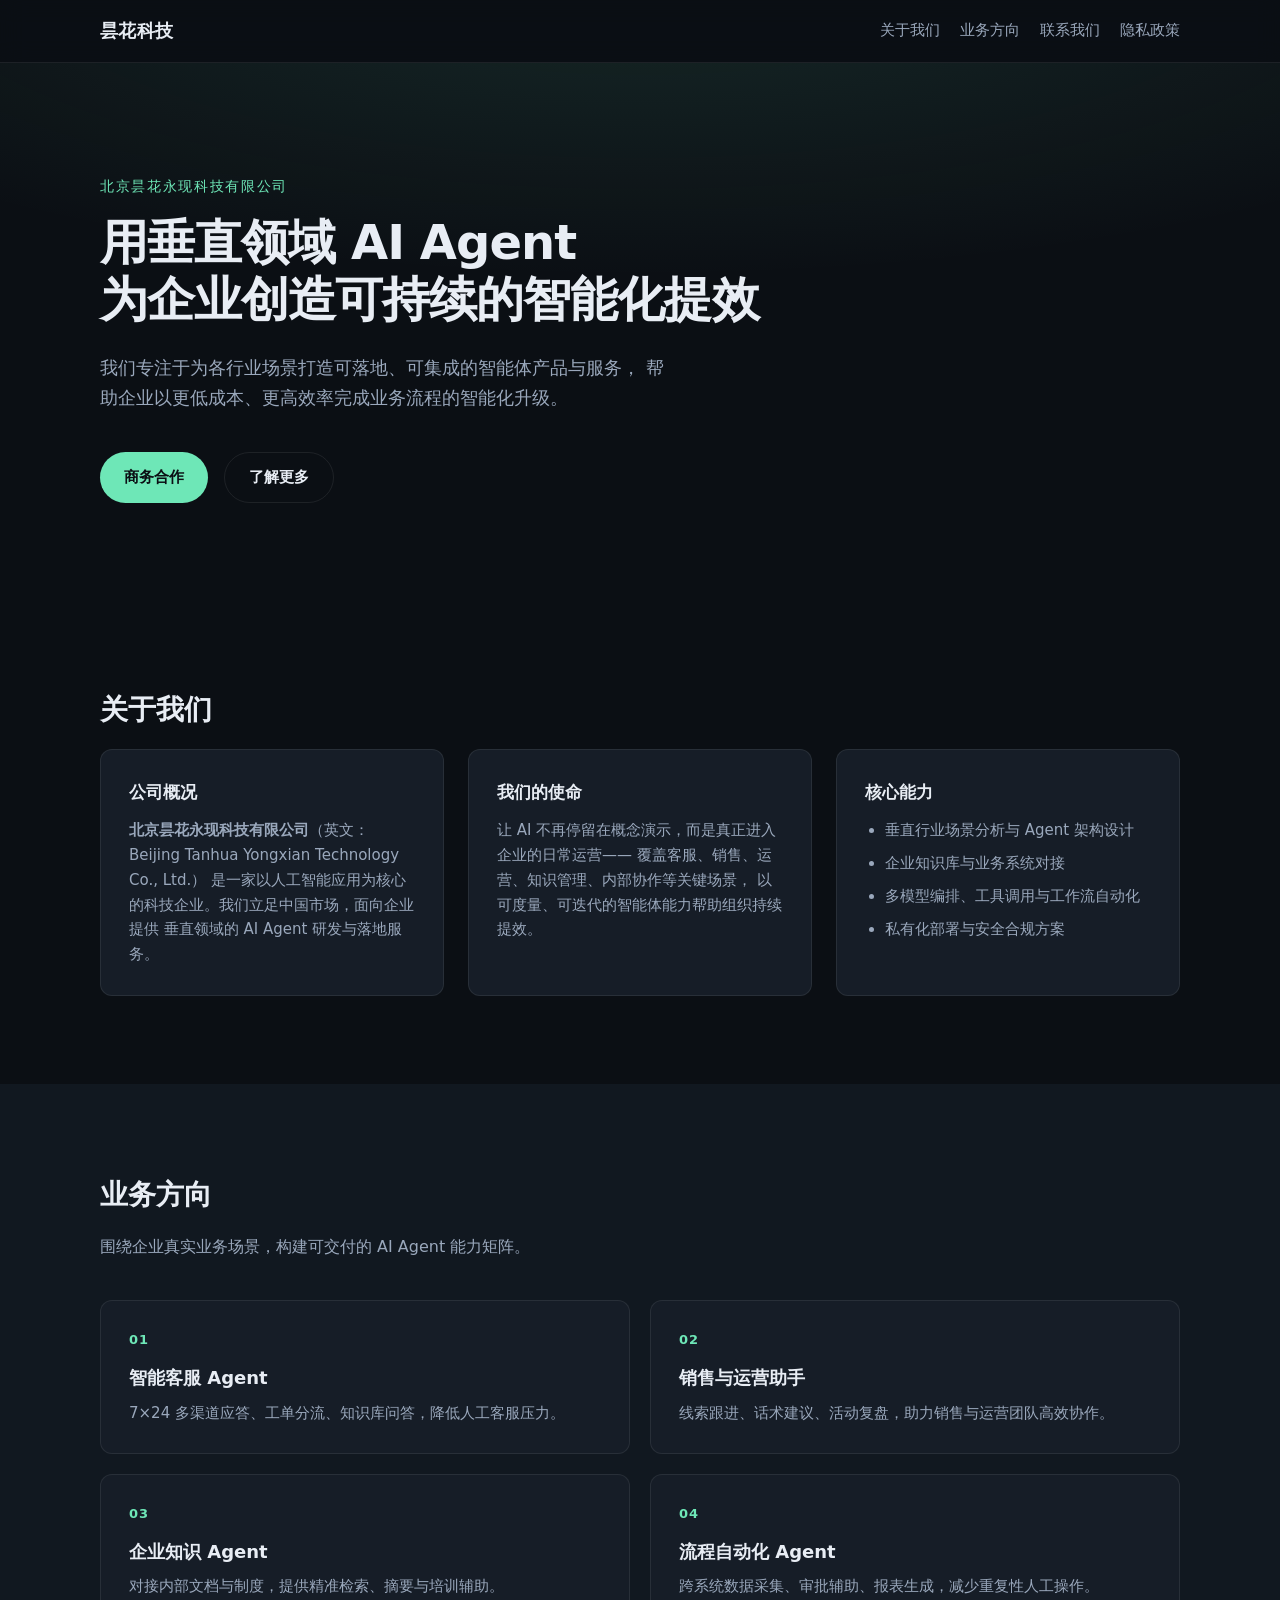
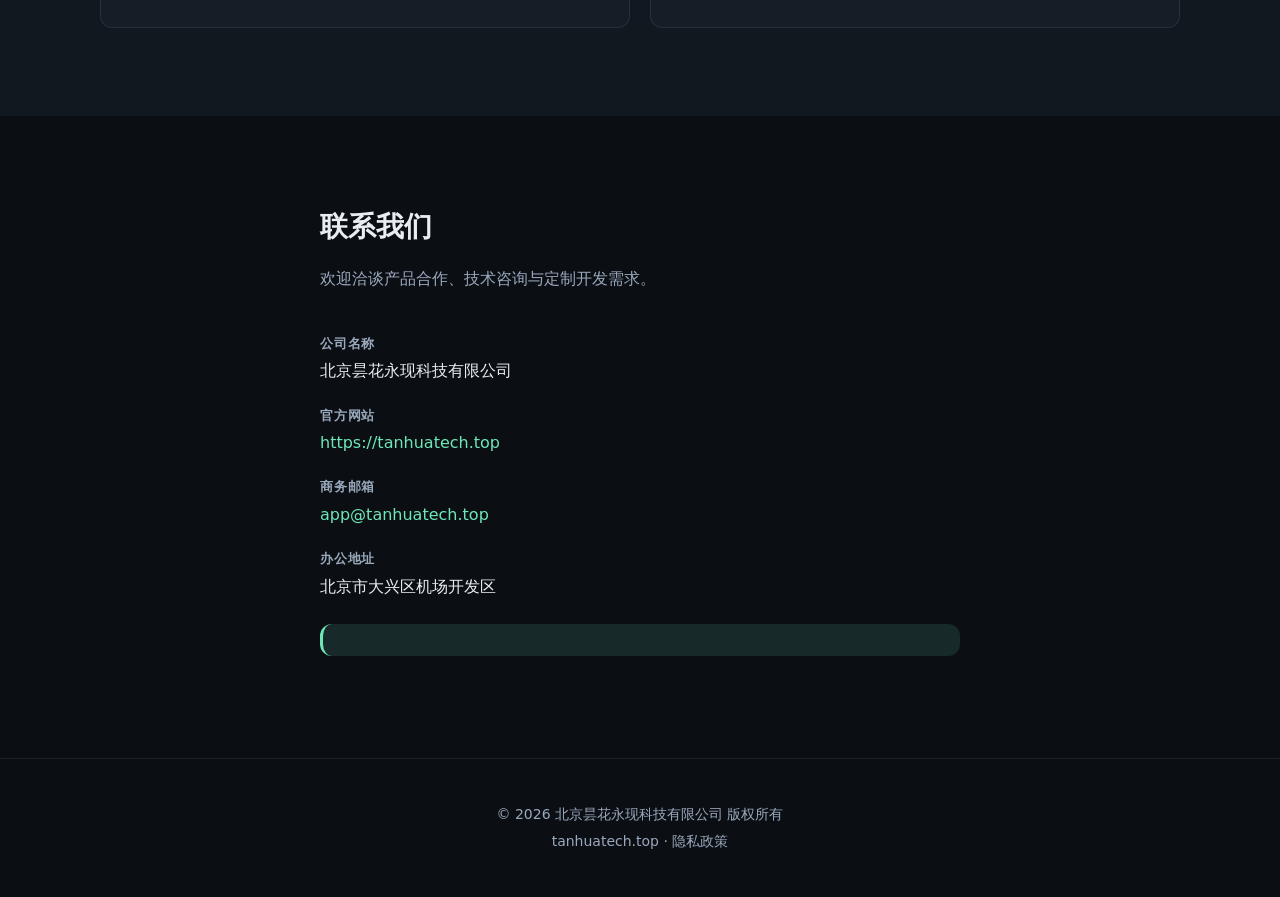
<file: index.html>
<!DOCTYPE html>
<html lang="zh-CN">
<head>
  <meta charset="UTF-8">
  <meta name="viewport" content="width=device-width, initial-scale=1.0">
  <meta name="description" content="北京昙花永现科技有限公司 — 面向企业的垂直领域 AI Agent 解决方案，助力智能化提效。">
  <meta name="keywords" content="昙花永现,AI Agent,企业智能化,北京昙花永现科技有限公司">
  <title>北京昙花永现科技有限公司 | 昙花科技</title>
  <link rel="canonical" href="https://tanhuatech.top/">
  <link rel="stylesheet" href="css/main.css">
  <link rel="icon" href="data:image/svg+xml,<svg xmlns='http://www.w3.org/2000/svg' viewBox='0 0 100 100'><text y='.9em' font-size='90'>🌸</text></svg>">
</head>
<body>
  <header class="site-header">
    <div class="container header-inner">
      <a class="logo" href="/">昙花科技</a>
      <nav class="nav" aria-label="主导航">
        <a href="#about">关于我们</a>
        <a href="#services">业务方向</a>
        <a href="#contact">联系我们</a>
        <a href="privacy.html">隐私政策</a>
      </nav>
    </div>
  </header>

  <main>
    <section class="hero">
      <div class="container hero-inner">
        <p class="hero-label">北京昙花永现科技有限公司</p>
        <h1>用垂直领域 AI Agent<br>为企业创造可持续的智能化提效</h1>
        <p class="hero-desc">
          我们专注于为各行业场景打造可落地、可集成的智能体产品与服务，
          帮助企业以更低成本、更高效率完成业务流程的智能化升级。
        </p>
        <div class="hero-actions">
          <a class="btn btn-primary" href="#contact">商务合作</a>
          <a class="btn btn-ghost" href="#about">了解更多</a>
        </div>
      </div>
    </section>

    <section id="about" class="section">
      <div class="container">
        <h2 class="section-title">关于我们</h2>
        <div class="about-grid">
          <div class="about-card">
            <h3>公司概况</h3>
            <p>
              <strong>北京昙花永现科技有限公司</strong>（英文：Beijing Tanhua Yongxian Technology Co., Ltd.）
              是一家以人工智能应用为核心的科技企业。我们立足中国市场，面向企业提供
              垂直领域的 AI Agent 研发与落地服务。
            </p>
          </div>
          <div class="about-card">
            <h3>我们的使命</h3>
            <p>
              让 AI 不再停留在概念演示，而是真正进入企业的日常运营——
              覆盖客服、销售、运营、知识管理、内部协作等关键场景，
              以可度量、可迭代的智能体能力帮助组织持续提效。
            </p>
          </div>
          <div class="about-card">
            <h3>核心能力</h3>
            <ul>
              <li>垂直行业场景分析与 Agent 架构设计</li>
              <li>企业知识库与业务系统对接</li>
              <li>多模型编排、工具调用与工作流自动化</li>
              <li>私有化部署与安全合规方案</li>
            </ul>
          </div>
        </div>
      </div>
    </section>

    <section id="services" class="section section-alt">
      <div class="container">
        <h2 class="section-title">业务方向</h2>
        <p class="section-lead">围绕企业真实业务场景，构建可交付的 AI Agent 能力矩阵。</p>
        <div class="services-grid">
          <article class="service-card">
            <span class="service-num">01</span>
            <h3>智能客服 Agent</h3>
            <p>7×24 多渠道应答、工单分流、知识库问答，降低人工客服压力。</p>
          </article>
          <article class="service-card">
            <span class="service-num">02</span>
            <h3>销售与运营助手</h3>
            <p>线索跟进、话术建议、活动复盘，助力销售与运营团队高效协作。</p>
          </article>
          <article class="service-card">
            <span class="service-num">03</span>
            <h3>企业知识 Agent</h3>
            <p>对接内部文档与制度，提供精准检索、摘要与培训辅助。</p>
          </article>
          <article class="service-card">
            <span class="service-num">04</span>
            <h3>流程自动化 Agent</h3>
            <p>跨系统数据采集、审批辅助、报表生成，减少重复性人工操作。</p>
          </article>
        </div>
      </div>
    </section>

    <section id="contact" class="section">
      <div class="container contact-block">
        <h2 class="section-title">联系我们</h2>
        <p class="section-lead">欢迎洽谈产品合作、技术咨询与定制开发需求。</p>
        <dl class="contact-list">
          <div>
            <dt>公司名称</dt>
            <dd>北京昙花永现科技有限公司</dd>
          </div>
          <div>
            <dt>官方网站</dt>
            <dd><a href="https://tanhuatech.top">https://tanhuatech.top</a></dd>
          </div>
          <div>
            <dt>商务邮箱</dt>
            <dd><a href="mailto:app@tanhuatech.top">app@tanhuatech.top</a></dd>
          </div>
          <div>
            <dt>办公地址</dt>
            <dd>北京市大兴区机场开发区</dd>
          </div>
        </dl>
        <p class="contact-note">
          
        </p>
      </div>
    </section>
  </main>

  <footer class="site-footer">
    <div class="container footer-inner">
      <p>© <span id="year"></span> 北京昙花永现科技有限公司 版权所有</p>
      <p class="footer-meta">
        <a href="https://tanhuatech.top">tanhuatech.top</a>
        ·
        <a href="privacy.html">隐私政策</a>
      </p>
    </div>
  </footer>

  <script>
    document.getElementById('year').textContent = new Date().getFullYear();
  </script>
</body>
</html>
</file>
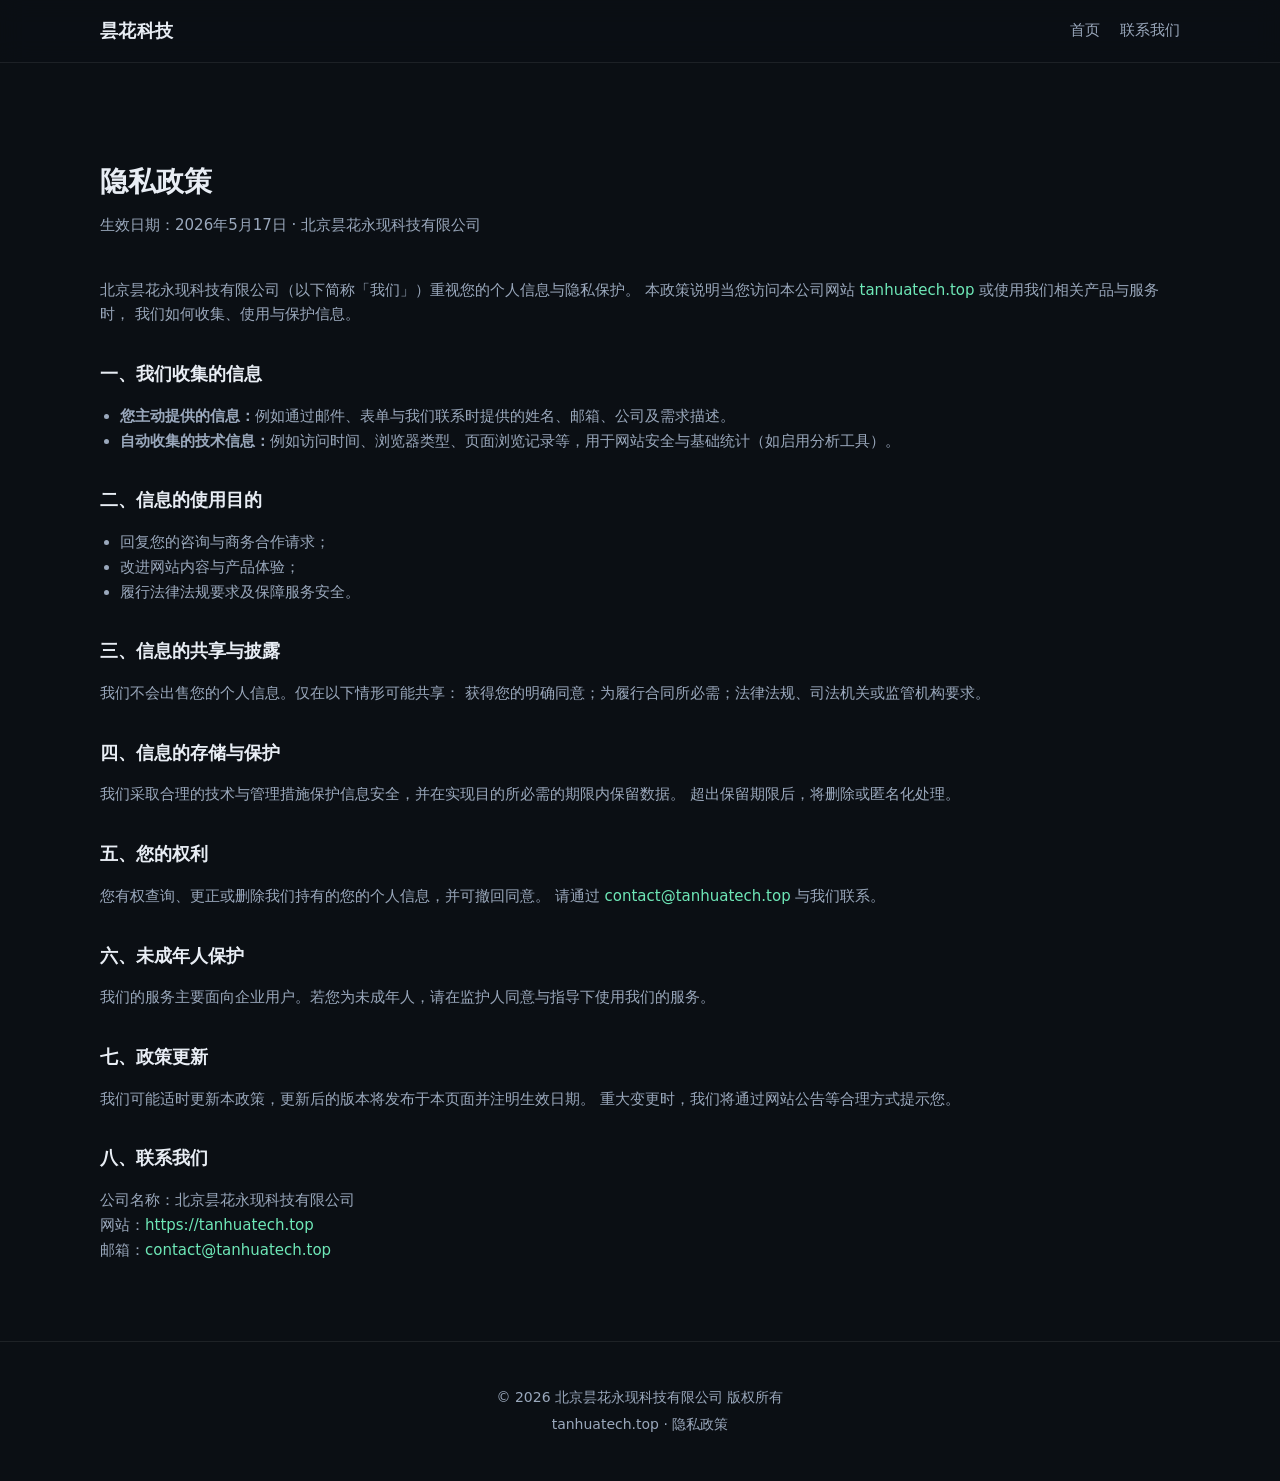
<file: privacy.html>
<!DOCTYPE html>
<html lang="zh-CN">
<head>
  <meta charset="UTF-8">
  <meta name="viewport" content="width=device-width, initial-scale=1.0">
  <meta name="description" content="北京昙花永现科技有限公司隐私政策">
  <title>隐私政策 | 北京昙花永现科技有限公司</title>
  <link rel="canonical" href="https://tanhuatech.top/privacy.html">
  <link rel="stylesheet" href="css/main.css">
  <link rel="icon" href="data:image/svg+xml,<svg xmlns='http://www.w3.org/2000/svg' viewBox='0 0 100 100'><text y='.9em' font-size='90'>🌸</text></svg>">
</head>
<body>
  <header class="site-header">
    <div class="container header-inner">
      <a class="logo" href="/">昙花科技</a>
      <nav class="nav" aria-label="主导航">
        <a href="/">首页</a>
        <a href="/#contact">联系我们</a>
      </nav>
    </div>
  </header>

  <main class="legal-page">
    <div class="container">
      <h1>隐私政策</h1>
      <p class="legal-meta">生效日期：2026年5月17日 · 北京昙花永现科技有限公司</p>

      <p>
        北京昙花永现科技有限公司（以下简称「我们」）重视您的个人信息与隐私保护。
        本政策说明当您访问本公司网站 <a href="https://tanhuatech.top">tanhuatech.top</a> 或使用我们相关产品与服务时，
        我们如何收集、使用与保护信息。
      </p>

      <h2>一、我们收集的信息</h2>
      <ul>
        <li><strong>您主动提供的信息：</strong>例如通过邮件、表单与我们联系时提供的姓名、邮箱、公司及需求描述。</li>
        <li><strong>自动收集的技术信息：</strong>例如访问时间、浏览器类型、页面浏览记录等，用于网站安全与基础统计（如启用分析工具）。</li>
      </ul>

      <h2>二、信息的使用目的</h2>
      <ul>
        <li>回复您的咨询与商务合作请求；</li>
        <li>改进网站内容与产品体验；</li>
        <li>履行法律法规要求及保障服务安全。</li>
      </ul>

      <h2>三、信息的共享与披露</h2>
      <p>
        我们不会出售您的个人信息。仅在以下情形可能共享：
        获得您的明确同意；为履行合同所必需；法律法规、司法机关或监管机构要求。
      </p>

      <h2>四、信息的存储与保护</h2>
      <p>
        我们采取合理的技术与管理措施保护信息安全，并在实现目的所必需的期限内保留数据。
        超出保留期限后，将删除或匿名化处理。
      </p>

      <h2>五、您的权利</h2>
      <p>
        您有权查询、更正或删除我们持有的您的个人信息，并可撤回同意。
        请通过 <a href="mailto:contact@tanhuatech.top">contact@tanhuatech.top</a> 与我们联系。
      </p>

      <h2>六、未成年人保护</h2>
      <p>
        我们的服务主要面向企业用户。若您为未成年人，请在监护人同意与指导下使用我们的服务。
      </p>

      <h2>七、政策更新</h2>
      <p>
        我们可能适时更新本政策，更新后的版本将发布于本页面并注明生效日期。
        重大变更时，我们将通过网站公告等合理方式提示您。
      </p>

      <h2>八、联系我们</h2>
      <p>
        公司名称：北京昙花永现科技有限公司<br>
        网站：<a href="https://tanhuatech.top">https://tanhuatech.top</a><br>
        邮箱：<a href="mailto:contact@tanhuatech.top">contact@tanhuatech.top</a>
      </p>
    </div>
  </main>

  <footer class="site-footer">
    <div class="container footer-inner">
      <p>© <span id="year"></span> 北京昙花永现科技有限公司 版权所有</p>
      <p class="footer-meta">
        <a href="https://tanhuatech.top">tanhuatech.top</a>
        ·
        <a href="privacy.html">隐私政策</a>
      </p>
    </div>
  </footer>

  <script>
    document.getElementById('year').textContent = new Date().getFullYear();
  </script>
</body>
</html>
</file>
<file: css/main.css>
:root {
  --bg: #0b0f14;
  --bg-alt: #111820;
  --surface: #161d27;
  --text: #e8edf4;
  --text-muted: #9aa8bc;
  --accent: #6ee7b7;
  --accent-dim: rgba(110, 231, 183, 0.12);
  --border: rgba(255, 255, 255, 0.08);
  --max-width: 1080px;
  --radius: 12px;
  --font: "PingFang SC", "Hiragino Sans GB", "Microsoft YaHei", system-ui, sans-serif;
}

*,
*::before,
*::after {
  box-sizing: border-box;
}

html {
  scroll-behavior: smooth;
}

body {
  margin: 0;
  font-family: var(--font);
  font-size: 16px;
  line-height: 1.65;
  color: var(--text);
  background: var(--bg);
  -webkit-font-smoothing: antialiased;
}

a {
  color: var(--accent);
  text-decoration: none;
}

a:hover {
  text-decoration: underline;
}

.container {
  width: min(100% - 2.5rem, var(--max-width));
  margin-inline: auto;
}

/* Header */
.site-header {
  position: sticky;
  top: 0;
  z-index: 100;
  border-bottom: 1px solid var(--border);
  background: rgba(11, 15, 20, 0.85);
  backdrop-filter: blur(12px);
}

.header-inner {
  display: flex;
  align-items: center;
  justify-content: space-between;
  padding: 1rem 0;
}

.logo {
  font-weight: 700;
  font-size: 1.125rem;
  color: var(--text);
  text-decoration: none;
  letter-spacing: 0.02em;
}

.logo:hover {
  color: var(--accent);
  text-decoration: none;
}

.nav {
  display: flex;
  flex-wrap: wrap;
  gap: 1.25rem;
}

.nav a {
  color: var(--text-muted);
  font-size: 0.9375rem;
  text-decoration: none;
}

.nav a:hover {
  color: var(--text);
}

/* Hero */
.hero {
  padding: 7rem 0 6rem;
  background:
    radial-gradient(ellipse 80% 60% at 50% -20%, var(--accent-dim), transparent),
    var(--bg);
}

.hero-label {
  margin: 0 0 1rem;
  font-size: 0.875rem;
  font-weight: 500;
  letter-spacing: 0.12em;
  text-transform: uppercase;
  color: var(--accent);
}

.hero h1 {
  margin: 0 0 1.5rem;
  font-size: clamp(2rem, 5vw, 3rem);
  font-weight: 700;
  line-height: 1.2;
  letter-spacing: -0.02em;
}

.hero-desc {
  margin: 0 0 2.5rem;
  max-width: 36rem;
  font-size: 1.125rem;
  color: var(--text-muted);
}

.hero-actions {
  display: flex;
  flex-wrap: wrap;
  gap: 1rem;
}

.btn {
  display: inline-flex;
  align-items: center;
  justify-content: center;
  padding: 0.75rem 1.5rem;
  border-radius: 999px;
  font-size: 0.9375rem;
  font-weight: 600;
  text-decoration: none;
  transition: background 0.2s, color 0.2s, border-color 0.2s;
}

.btn-primary {
  background: var(--accent);
  color: #0b0f14;
}

.btn-primary:hover {
  background: #5dd9a8;
  text-decoration: none;
}

.btn-ghost {
  border: 1px solid var(--border);
  color: var(--text);
}

.btn-ghost:hover {
  border-color: var(--text-muted);
  text-decoration: none;
}

/* Sections */
.section {
  padding: 5.5rem 0;
}

.section-alt {
  background: var(--bg-alt);
}

.section-title {
  margin: 0 0 1rem;
  font-size: 1.75rem;
  font-weight: 700;
}

.section-lead {
  margin: 0 0 2.5rem;
  max-width: 32rem;
  color: var(--text-muted);
}

/* About */
.about-grid {
  display: grid;
  gap: 1.5rem;
}

@media (min-width: 768px) {
  .about-grid {
    grid-template-columns: repeat(3, 1fr);
  }
}

.about-card {
  padding: 1.75rem;
  background: var(--surface);
  border: 1px solid var(--border);
  border-radius: var(--radius);
}

.about-card h3 {
  margin: 0 0 0.75rem;
  font-size: 1.0625rem;
}

.about-card p,
.about-card ul {
  margin: 0;
  color: var(--text-muted);
  font-size: 0.9375rem;
}

.about-card ul {
  padding-left: 1.25rem;
}

.about-card li + li {
  margin-top: 0.5rem;
}

/* Services */
.services-grid {
  display: grid;
  gap: 1.25rem;
}

@media (min-width: 640px) {
  .services-grid {
    grid-template-columns: repeat(2, 1fr);
  }
}

.service-card {
  padding: 1.75rem;
  background: var(--surface);
  border: 1px solid var(--border);
  border-radius: var(--radius);
}

.service-num {
  display: block;
  margin-bottom: 0.75rem;
  font-size: 0.8125rem;
  font-weight: 600;
  color: var(--accent);
  letter-spacing: 0.08em;
}

.service-card h3 {
  margin: 0 0 0.5rem;
  font-size: 1.125rem;
}

.service-card p {
  margin: 0;
  color: var(--text-muted);
  font-size: 0.9375rem;
}

/* Contact */
.contact-block {
  max-width: 40rem;
}

.contact-list {
  margin: 0 0 1.5rem;
  display: grid;
  gap: 1.25rem;
}

.contact-list dt {
  margin: 0 0 0.25rem;
  font-size: 0.8125rem;
  font-weight: 600;
  color: var(--text-muted);
  text-transform: uppercase;
  letter-spacing: 0.06em;
}

.contact-list dd {
  margin: 0;
  font-size: 1rem;
}

.contact-note {
  padding: 1rem 1.25rem;
  font-size: 0.875rem;
  color: var(--text-muted);
  background: var(--accent-dim);
  border-radius: var(--radius);
  border-left: 3px solid var(--accent);
}

.contact-note code {
  font-size: 0.8125rem;
  color: var(--accent);
}

/* Footer */
.site-footer {
  padding: 2.5rem 0;
  border-top: 1px solid var(--border);
}

.footer-inner {
  text-align: center;
}

.footer-inner p {
  margin: 0.25rem 0;
  font-size: 0.875rem;
  color: var(--text-muted);
}

.footer-meta a {
  color: var(--text-muted);
}

.footer-meta a:hover {
  color: var(--accent);
}

/* Legal pages */
.legal-page {
  padding: 6rem 0 4rem;
}

.legal-page h1 {
  margin: 0 0 0.5rem;
  font-size: 1.75rem;
}

.legal-meta {
  margin: 0 0 2.5rem;
  font-size: 0.875rem;
  color: var(--text-muted);
}

.legal-page h2 {
  margin: 2rem 0 0.75rem;
  font-size: 1.125rem;
}

.legal-page p,
.legal-page ul {
  color: var(--text-muted);
  font-size: 0.9375rem;
}

.legal-page ul {
  padding-left: 1.25rem;
}

@media (max-width: 640px) {
  .nav {
    gap: 0.75rem;
    font-size: 0.875rem;
  }

  .hero {
    padding: 4.5rem 0 3.5rem;
  }

  .section {
    padding: 3.5rem 0;
  }
}
</file>
